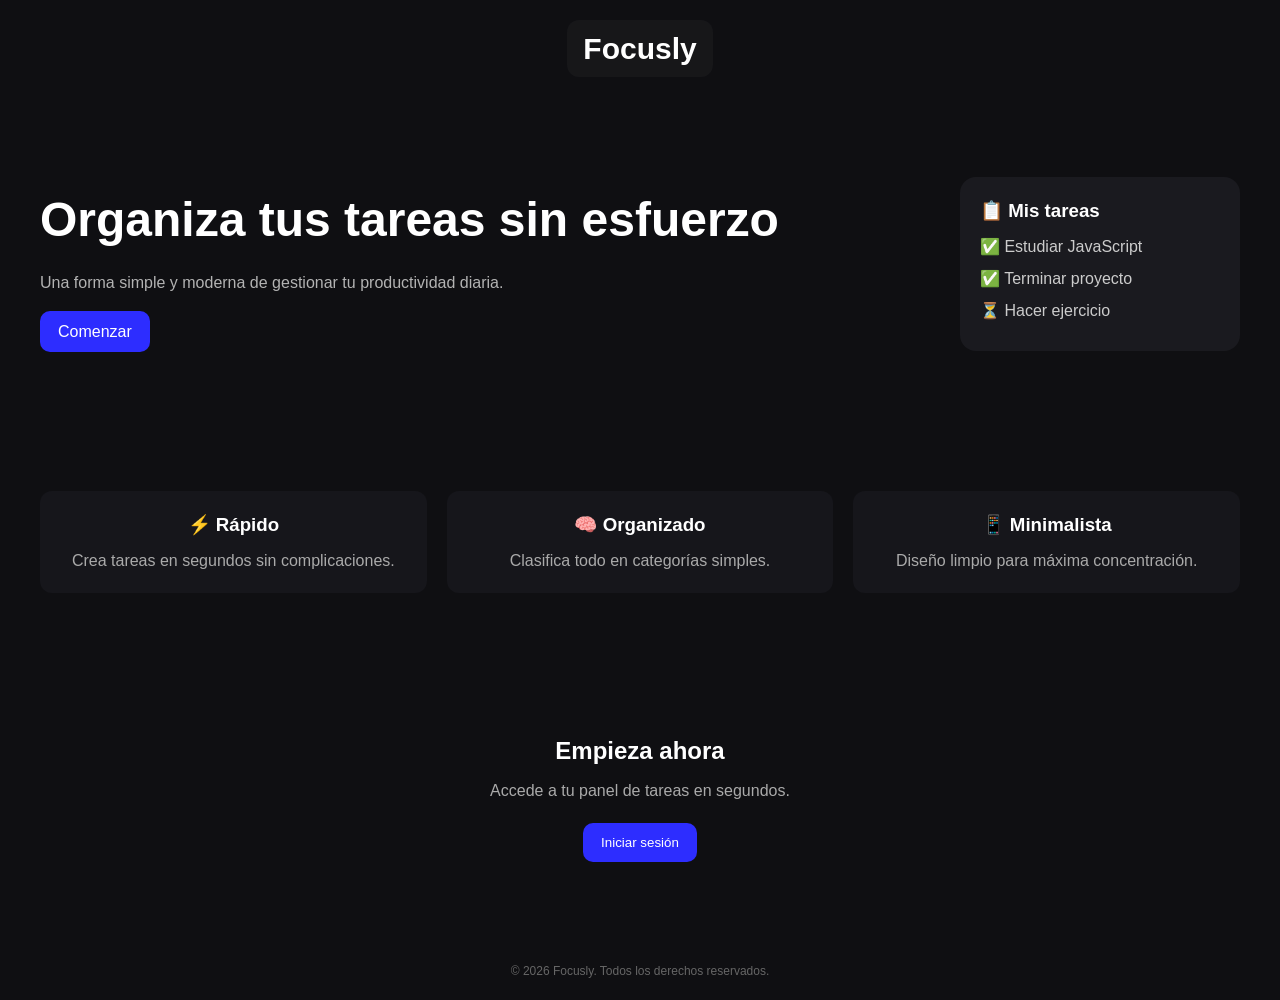
<file: index.html>
<!DOCTYPE html>
<html lang="es">

<head>
    <meta charset="UTF-8" />
    <meta name="viewport" content="width=device-width, initial-scale=1.0" />
    <title>Focusly - Organiza tus tareas</title>
    <link rel="stylesheet" href="./CSS/landing.css">
    <meta name="viewport" content="width=device-width, initial-scale=1.0">
</head>

<body>
    <header class="nav">
        <div class="nav-container">
            <h2 class="logo">Focusly</h2>
        </div>
        
    </header>

    <section class="hero">
        <div class="hero-text">
            <h1>Organiza tus tareas sin esfuerzo</h1>
            <p>Una forma simple y moderna de gestionar tu productividad diaria.</p>

            <div class="hero-buttons">
                <a href="login.html" class="btn-primary">Comenzar</a>
            </div>
        </div>

        <div class="hero-card">
            <div class="mockup">
                <h3>📋 Mis tareas</h3>
                <ul>
                    <li>✅ Estudiar JavaScript</li>
                    <li>✅ Terminar proyecto</li>
                    <li>⏳ Hacer ejercicio</li>
                </ul>
            </div>
        </div>
    </section>

    <section id="features" class="features">
        <div class="feature">
            <h3>⚡️ Rápido</h3>
            <p>Crea tareas en segundos sin complicaciones.</p>
        </div>

        <div class="feature">
            <h3>🧠 Organizado</h3>
            <p>Clasifica todo en categorías simples.</p>
        </div>

        <div class="feature">
            <h3>📱 Minimalista</h3>
            <p>Diseño limpio para máxima concentración.</p>
        </div>
    </section>

    <section id="login" class="cta">
        <h2>Empieza ahora</h2>
        <p>Accede a tu panel de tareas en segundos.</p>
        <a href="login.html">
            <button class="btn-primary">Iniciar sesión</button>
        </a>
    </section>

    <footer class="footer">
        <p>© 2026 Focusly. Todos los derechos reservados.</p>
    </footer>

</body>

</html>
</file>
<file: CSS/landing.css>
* {
    margin: 0;
    padding: 0;
    box-sizing: border-box;
    font-family: Arial, sans-serif;
}

body {
    background: #0f0f12;
    color: white;
    line-height: 1.5;
}


.nav {
    display: flex;
    justify-content: center;
    align-items: center;
    padding: 20px 40px;
    position: sticky;
}

.nav-container{
    width: auto;
    padding: 6px 16px;
    border-radius: 12px;
    background: rgba(255, 255, 255, 0.03);

}

.logo {
    font-size: 30px;
}

.btn-small {
    background: #2d2dff;
    padding: 8px 14px;
    border-radius: 8px;
    color: white;
    text-decoration: none;
}


.hero {
    display: flex;
    justify-content: space-between;
    padding: 80px 40px;
    align-items: center;
    gap: 40px;
}

.hero-text h1 {
    font-size: 48px;
    margin-bottom: 15px;
}

.hero-text p {
    color: #b3b3b3;
    margin-bottom: 25px;
}

.hero-buttons a {
    margin-right: 10px;
}

.btn-primary {
    background: #2d2dff;
    padding: 12px 18px;
    border-radius: 10px;
    color: white;
    text-decoration: none;
    border: none;
    cursor: pointer;
}

.btn-secondary {
    border: 1px solid #444;
    padding: 12px 18px;
    border-radius: 10px;
    color: white;
    text-decoration: none;
}

.hero-card {
    background: #1a1a1f;
    padding: 20px;
    border-radius: 16px;
    width: 280px;
}

.mockup h3 {
    margin-bottom: 10px;
}

.mockup ul {
    list-style: none;
}

.mockup li {
    margin-bottom: 8px;
    color: #ccc;
}

.features {
    display: flex;
    justify-content: space-around;
    padding: 60px 40px;
    gap: 20px;
}

.feature {
    background: #16161b;
    padding: 20px;
    border-radius: 12px;
    flex: 1;
    text-align: center;
}

.feature p {
    color: #aaa;
    margin-top: 10px;
}

.cta {
    text-align: center;
    padding: 80px 20px;
}

.cta p {
    color: #aaa;
    margin: 10px 0 20px;
}

.footer {
    text-align: center;
    padding: 20px;
    color: #666;
    font-size: 12px;
}

@media (max-width: 768px) {
    .hero {
        flex-direction: column;
        text-align: center;
    }

    .features {
        flex-direction: column;
    }
}
</file>
